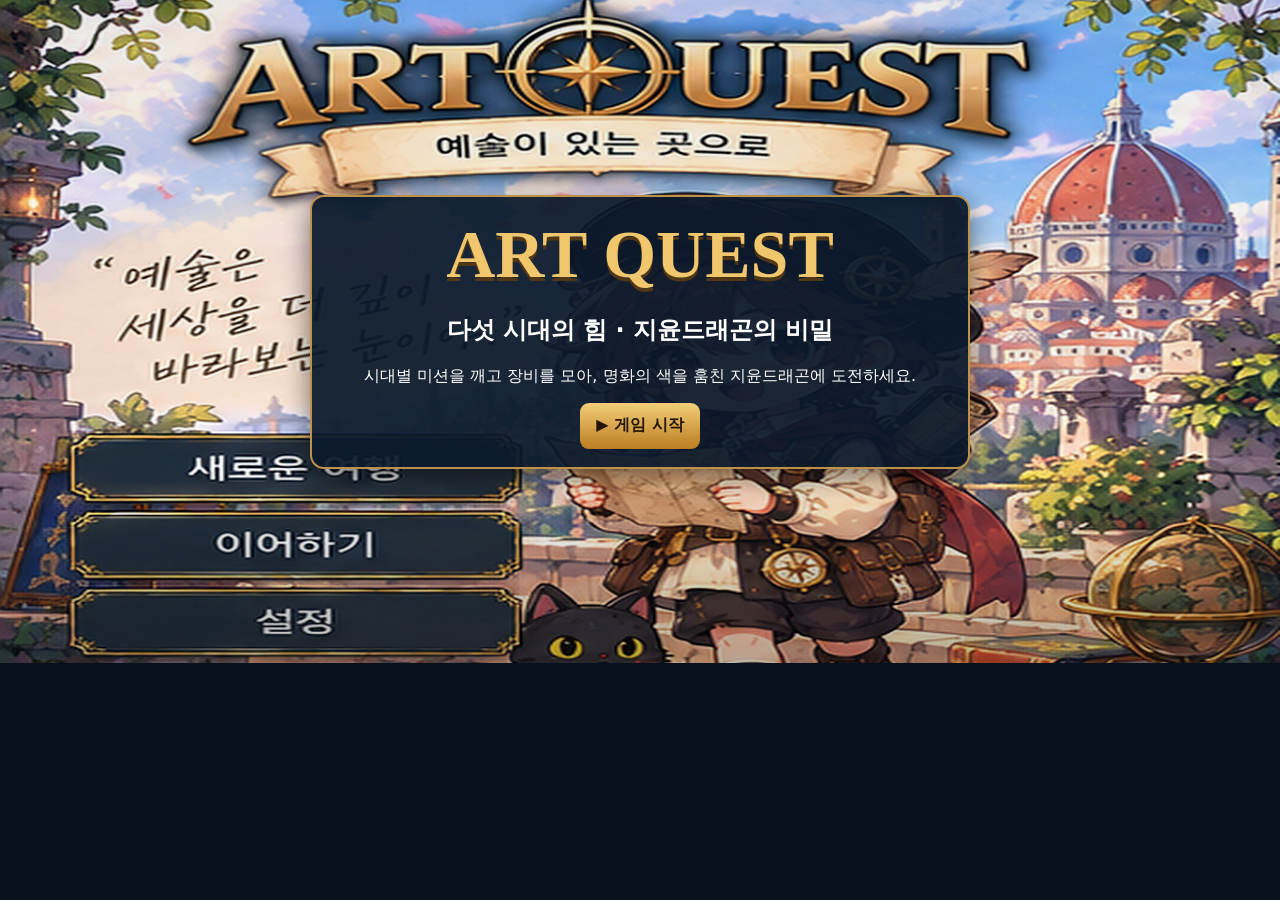
<file: index.html>
<!doctype html><html lang="ko"><head><meta charset="utf-8"><meta name="viewport" content="width=device-width,initial-scale=1">
<title>ART QUEST — Polished Chromebook RPG</title><style>
*{box-sizing:border-box}html,body{margin:0;background:#07111d;color:#fff;font-family:system-ui,"Noto Sans KR",sans-serif}body{min-width:900px}
#app{width:min(1366px,100%);margin:auto}.screen{display:none}.screen.on{display:block}.top{height:60px;background:#09172a;border-bottom:2px solid #d3a653;display:flex;align-items:center;justify-content:space-between;padding:0 18px}.logo{font:900 27px Georgia;color:#f1c76e}.hud{display:flex;gap:13px;align-items:center;font-weight:800}.xpbar{width:135px;height:11px;background:#29374a;border-radius:10px;overflow:hidden}.xpbar i{display:block;height:100%;background:#efbd50}
.game{position:relative;width:100%;aspect-ratio:1366/708;overflow:hidden;background:#19324a}.bg{position:absolute;inset:0;width:100%;height:100%;object-fit:cover}.shade{position:absolute;inset:0;background:linear-gradient(#0001,#0000 70%,#0004);pointer-events:none}
.player{position:absolute;width:112px;height:144px;object-fit:contain;z-index:12;transform:translate(-50%,-78%);filter:drop-shadow(0 5px 3px #0008)}.npc{position:absolute;width:126px;height:164px;object-fit:contain;z-index:9;transform:translate(-50%,-78%);filter:drop-shadow(0 5px 3px #0008)}
.obj{position:absolute;object-fit:contain;z-index:8;transform:translate(-50%,-65%);filter:drop-shadow(0 5px 3px #0007)}.quest{position:absolute;z-index:10;width:46px;transform:translate(-50%,-50%);animation:bob .8s infinite alternate}@keyframes bob{to{margin-top:-8px}}
.tag{position:absolute;z-index:11;background:#f2d9a1;color:#2d1d0c;border:2px solid #76501d;border-radius:7px;padding:4px 9px;font-weight:900;transform:translate(-50%,-50%);white-space:nowrap}.prompt{position:absolute;z-index:25;bottom:16px;left:50%;transform:translateX(-50%);background:#071527ef;border:2px solid #e1b657;border-radius:10px;padding:10px 18px;font-weight:900;display:none}
.controls{height:58px;background:#081525;padding:9px 18px;display:flex;align-items:center;justify-content:space-between;color:#cad5e4}.controls button{min-height:36px;padding:5px 11px}button,input{font:inherit}button{cursor:pointer;min-height:46px;border:1px solid #667995;border-radius:9px;background:#142943;color:#fff;padding:10px 16px;font-weight:800}button:hover,button:focus{outline:3px solid #ffda74}.gold{background:linear-gradient(#f2ce79,#bb7c20);color:#241600;border:0}
.panel{background:#0a192bee;border:2px solid #bd9147;border-radius:14px;padding:18px;box-shadow:0 8px 28px #0008}.center{position:absolute;z-index:30;left:50%;top:50%;transform:translate(-50%,-50%);width:660px;text-align:center}.title{font:900 68px Georgia;color:#f1c76e;text-shadow:0 4px #513715}.pickrow{display:flex;justify-content:center;gap:25px}.pick{width:230px;height:300px}.pick img{height:255px;max-width:100%;object-fit:contain}.pick.sel{outline:5px solid #ffda70}input{width:350px;padding:12px;font-size:18px;border-radius:9px;background:#081425;color:white;border:2px solid #667995}
.dialog{position:absolute;z-index:35;left:4%;right:4%;bottom:3%;min-height:155px;background:#f1dfb8;color:#281d0e;border:4px solid #78521d;border-radius:13px;padding:18px 180px 18px 24px;font-size:19px;line-height:1.55}.dialog b{color:#704812}.dialog button{position:absolute;right:20px;bottom:20px}.mission{position:absolute;z-index:40;left:50%;top:50%;transform:translate(-50%,-50%);width:780px;max-height:92%;overflow:auto}.opts{display:grid;grid-template-columns:1fr 1fr;gap:10px;margin:12px 0}.opts button{background:#fff8e8;color:#271c0d;border-color:#8a6734}.opts .sel{background:#dfbd65}.toast{position:absolute;z-index:60;left:50%;top:14px;transform:translateX(-50%);background:#071525ee;border:2px solid #e2b757;border-radius:10px;padding:12px 18px;font-weight:900}.reward{text-align:center}.reward img{height:190px}.spark{animation:pop .6s}@keyframes pop{0%{transform:scale(.4);opacity:0}80%{transform:scale(1.2)}}.puzzle{display:grid;grid-template-columns:repeat(3,125px);grid-template-rows:repeat(3,150px);gap:3px;justify-content:center}.tile{padding:0;min-height:0;background-image:url("assets/mona.webp");background-size:300% 300%;border:2px solid #b59052}.tile.good{outline:3px solid #70d57a}.mapNode{position:absolute;z-index:7;transform:translate(-50%,-50%);min-width:155px;text-align:center;
background:linear-gradient(#f7e6b8,#d7aa59);color:#291b0b;border:3px solid #74501f;border-radius:12px;
padding:10px 13px;font-weight:950;box-shadow:0 7px 14px #0008,inset 0 0 0 2px #fff4c777;text-shadow:0 1px #fff6}
.mapNode::before{content:"✦";margin-right:6px;color:#8b5419}.mapNode.locked::before{content:"🔒";margin-right:5px}.locked{filter:grayscale(1);opacity:.55}
#title::before{content:"";position:absolute;inset:0;background:url("assets/opening_title.jpg") center/cover no-repeat;z-index:0}
#title>*{position:relative;z-index:1}
</style><style>
#title{background:#142033;overflow:hidden}
#title::before{content:"";position:absolute;inset:0;background:url("assets/opening_title.jpg") center/cover no-repeat;z-index:0}
#title>*{position:relative;z-index:1}
#title .card{background:rgba(10,22,35,.76);backdrop-filter:blur(2px);max-width:460px}
.player{width:116px!important;height:148px!important;object-fit:contain!important}
.chooseCard img{height:285px!important;max-width:260px;object-fit:contain}
</style>
<style>
#title{position:relative;background:#172131!important;overflow:hidden}
#title::before{content:"";position:absolute;inset:0;background:
linear-gradient(90deg,rgba(8,18,28,.05),rgba(8,18,28,.38)),
url("assets/main_title.jpg") center/cover no-repeat!important;z-index:0}
#title>*{position:relative;z-index:2}
#title .card{background:rgba(9,20,32,.82)!important;backdrop-filter:blur(2px);border:2px solid #c89b47}
#choose .chooseCard{max-width:500px}
#nick{font-size:20px!important;padding:13px!important;text-align:center}
#go{font-size:20px!important;padding:13px 22px!important;cursor:pointer}
</style>
<style id="large-character-patch">
.player{width:174px!important;height:222px!important;object-fit:contain!important;
transform:translate(-50%,-82%)!important;transform-origin:center bottom!important;
filter:drop-shadow(0 8px 7px rgba(0,0,0,.35))}
.npc{width:189px!important;height:246px!important;object-fit:contain!important;
transform:translate(-50%,-86%)!important;transform-origin:center bottom!important;
filter:drop-shadow(0 8px 7px rgba(0,0,0,.32))}
</style><style>#hero.player{width:var(--hero-width,240px)!important;height:var(--hero-height,240px)!important;transform:translate(var(--hero-x,-120px),var(--hero-y,-210px))!important;pointer-events:none}</style><link rel="stylesheet" href="upgrade.css"></head><body><div id="app">
<section id="title" class="screen on"><div class="game"><img class="bg" src="assets/main_title.jpg"><div class="shade"></div><div class="center panel"><div class="title">ART QUEST</div><h2>다섯 시대의 힘 · 지윤드래곤의 비밀</h2><p>시대별 미션을 깨고 장비를 모아, 명화의 색을 훔친 지윤드래곤에 도전하세요.</p><button id="start" class="gold">▶ 게임 시작</button></div></div></section>
<section id="choose" class="screen">
      <div class="card chooseCard">
        <h2>ART HUNTER 등록</h2>
        <p>서양미술사의 시간 여행을 떠날 탐험가입니다.</p>
        <img src="assets/hero_down.png" alt="ART HUNTER 탐험가" style="height:270px;object-fit:contain;filter:drop-shadow(0 10px 12px #0007)">
        <input id="nick" maxlength="10" placeholder="탐험가 닉네임">
        <button id="go">탐험 시작</button>
      </div>
    </section>
<section id="play" class="screen"><div class="top"><div class="logo">ART QUEST</div><div class="hud"><span id="pn"></span><span id="hp">❤️❤️❤️</span><span>LV.<b id="lv">1</b></span><div class="xpbar"><i id="bar"></i></div><span><b id="xp">0</b>/100</span><span>🎒 <b id="bag">0</b>/5</span><button id="musicBtn" style="min-height:32px;padding:4px 9px">🎵 BGM</button></div></div><div id="game" class="game"><img id="bg" class="bg"><div class="shade"></div><div id="layer"></div><div id="heroActor" class="actor" aria-label="탐험가"></div><div id="prompt" class="prompt">SPACE · 상호작용</div></div><div id="equipmentBar" class="equipment-bar" aria-label="획득 장비"></div><div class="controls"><button id="guideAction" class="gold">지역 입장</button><span>WASD / 방향키를 누르고 있으면 연속 이동 · SPACE 대화/입장</span><div><button data-k="ArrowLeft">←</button><button data-k="ArrowUp">↑</button><button data-k="ArrowDown">↓</button><button data-k="ArrowRight">→</button><button data-k=" ">SPACE</button></div></div></section>
<section id="end" class="screen"><div class="game"><img class="bg" src="assets/bg_modern.jpg"><div class="center panel reward"><h1>🏆 지윤드래곤 격파!</h1><div class="title" style="font-size:48px">CLEAR!</div><img class="endHero" src="assets/battle_hero_victory.png" alt="모든 장비를 착용한 탐험가"><p id="final"></p><button id="restart" class="gold">처음부터</button></div></div></section></div>
<script src="sprite-metrics.js"></script><script src="game.js"></script>
</body></html>
</file>
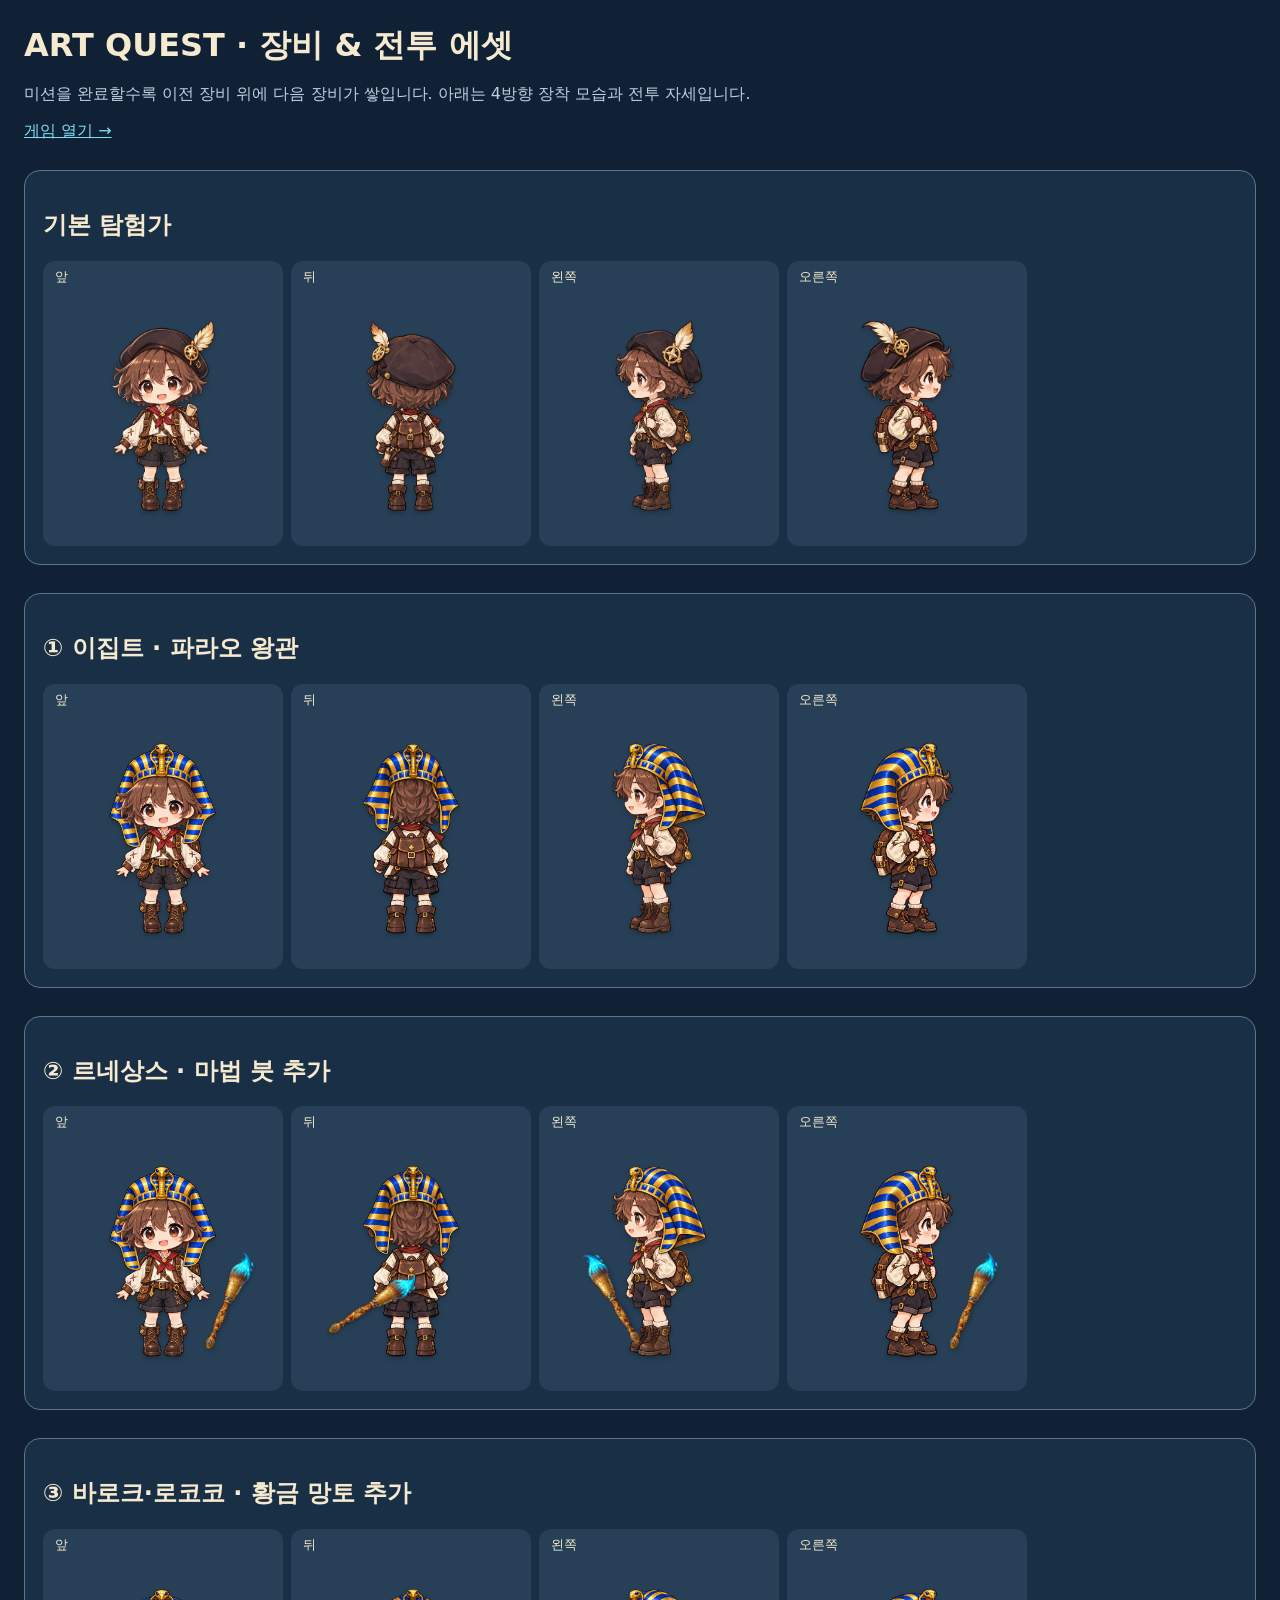
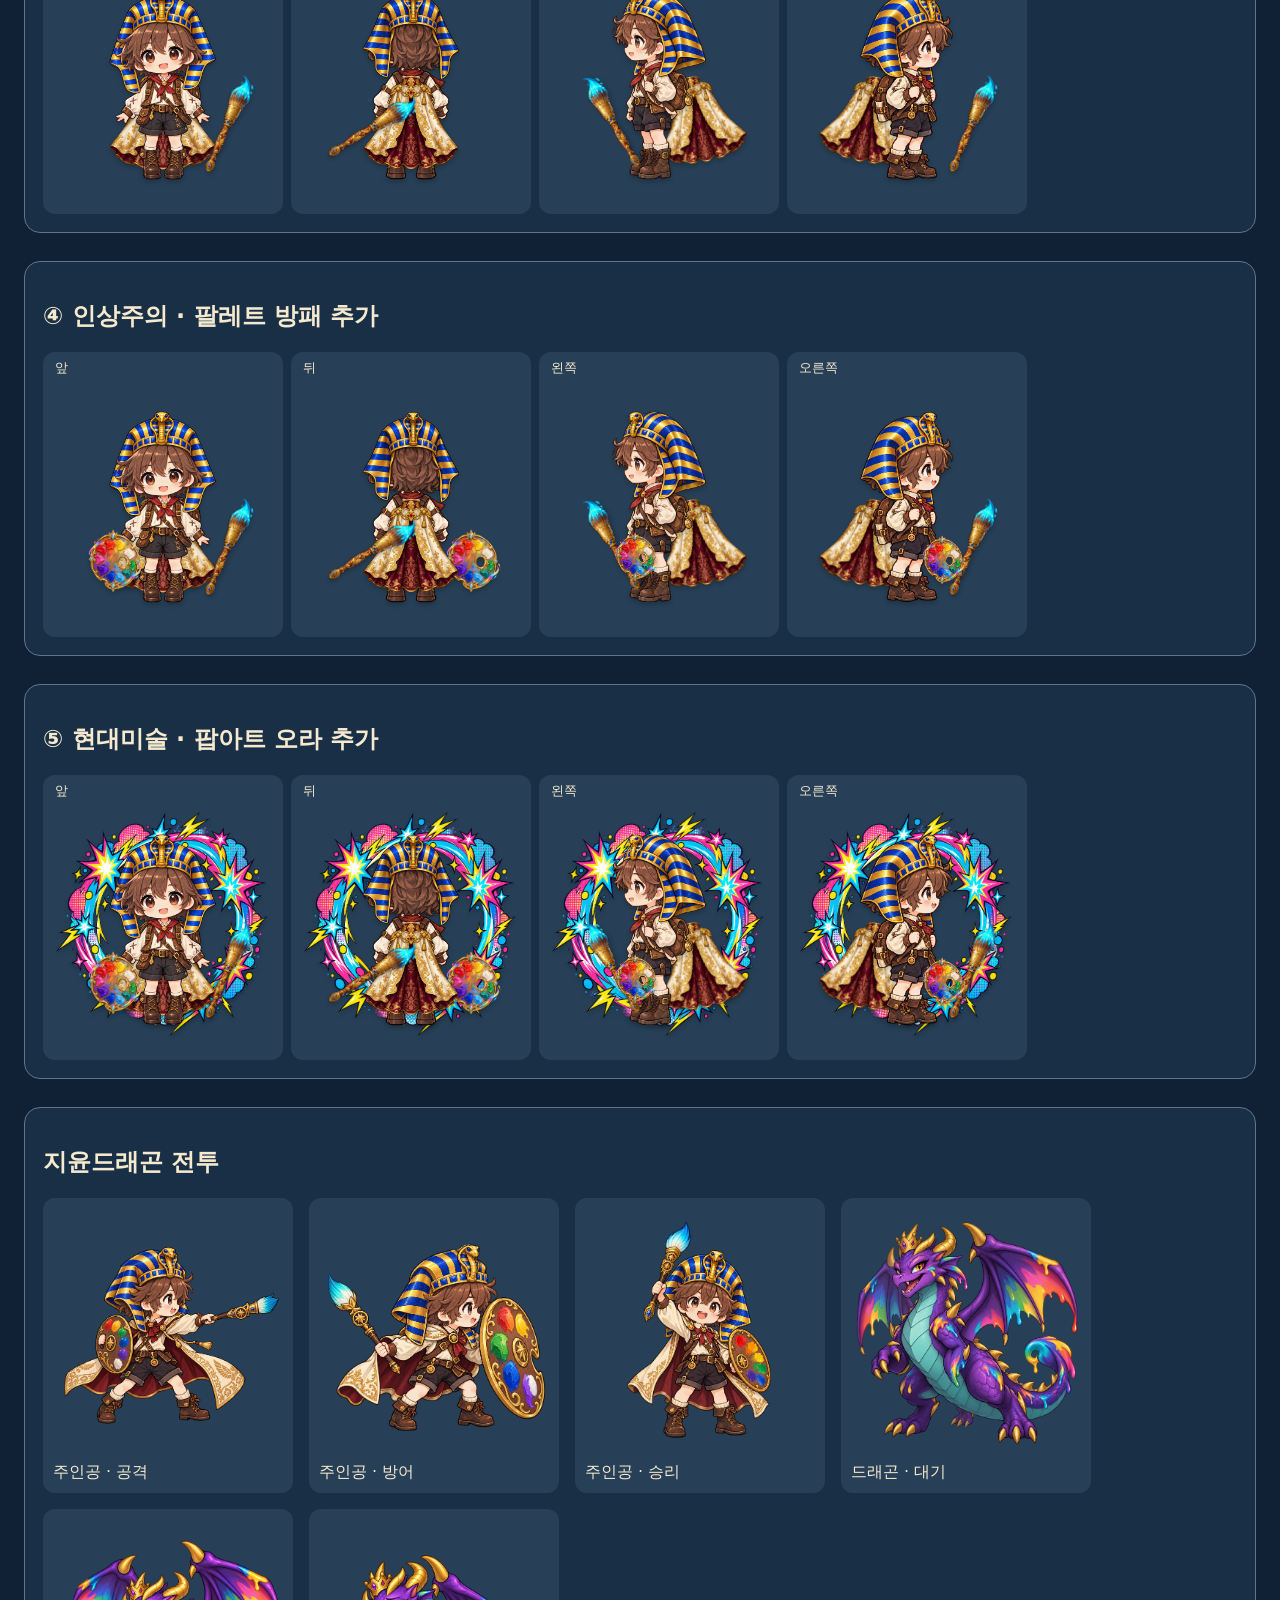
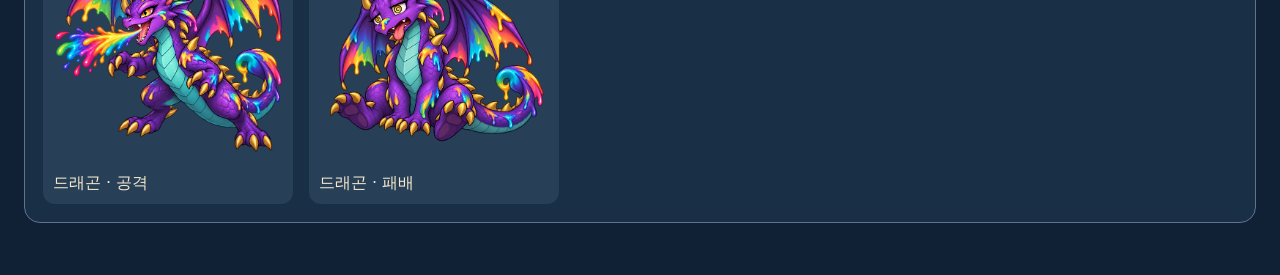
<file: asset-gallery.html>
<!doctype html><html lang="ko"><meta charset="utf-8"><meta name="viewport" content="width=device-width, initial-scale=1"><title>ART QUEST · 장비와 전투 에셋</title><link rel="stylesheet" href="upgrade.css"><style>body{margin:0;padding:24px;background:#102136;color:#f5e9cf;font-family:system-ui,sans-serif}h1{margin:0 0 10px}p{color:#bdd0df}section{margin:28px 0;padding:18px;border:1px solid #60758c;border-radius:16px;background:#192f45}.views{display:flex;flex-wrap:wrap;gap:8px}.sample{width:240px;height:285px;position:relative;background:#274057;border-radius:12px}.sample .actor{top:25px;left:0}.sample small{position:absolute;top:7px;left:12px}.battle-samples{display:flex;flex-wrap:wrap;gap:16px}.battle-samples figure{width:230px;margin:0;background:#274057;border-radius:12px;padding:10px}.battle-samples img{width:230px;height:250px;object-fit:contain}a{color:#80def1}</style><h1>ART QUEST · 장비 & 전투 에셋</h1><p>미션을 완료할수록 이전 장비 위에 다음 장비가 쌓입니다. 아래는 4방향 장착 모습과 전투 자세입니다.</p><a href="index.html">게임 열기 →</a><div id="gallery"></div><section><h2>지윤드래곤 전투</h2><div id="battleGallery" class="battle-samples"></div></section><script src="sprite-metrics.js"></script><script>function renderActor(el,facing='down',count=0){
 const key=facing+':'+count;
 if(el.dataset.rendered===key)return;
 el.dataset.rendered=key;el.dataset.direction=facing;el.dataset.equipment=count;
 const sprite=(count>0?'crown_':'hero_')+facing,m=SPRITE_METRICS[sprite];
 el.innerHTML=`${count>=5?'<img class="equip aura" src="assets/gear_aura.png" alt="팝아트 오라">':''}${count>=3?'<img class="equip cape" src="assets/gear_cape.png" alt="황금 망토">':''}<img class="bodySprite" src="assets/${sprite}.png" alt="${count?'파라오 왕관을 쓴 ':''}탐험가" style="left:${m.x}px;top:${m.y}px;width:${m.w}px;height:${m.h}px">${count>=2?'<img class="equip brush" src="assets/gear_brush.png" alt="마법 붓">':''}${count>=4?'<img class="equip shield" src="assets/gear_shield.png" alt="팔레트 방패">':''}`;
}

const stages=['기본 탐험가','① 이집트 · 파라오 왕관','② 르네상스 · 마법 붓 추가','③ 바로크·로코코 · 황금 망토 추가','④ 인상주의 · 팔레트 방패 추가','⑤ 현대미술 · 팝아트 오라 추가'];
stages.forEach((label,count)=>{const section=document.createElement('section');section.innerHTML='<h2>'+label+'</h2><div class="views"></div>';for(const [dir,name] of [['down','앞'],['up','뒤'],['left','왼쪽'],['right','오른쪽']]){const s=document.createElement('div');s.className='sample';s.innerHTML='<small>'+name+'</small><div class="actor"></div>';renderActor(s.querySelector('.actor'),dir,count);section.querySelector('.views').appendChild(s)}document.querySelector('#gallery').appendChild(section)});
for(const [file,label] of [['battle_hero_attack','주인공 · 공격'],['battle_hero_guard','주인공 · 방어'],['battle_hero_victory','주인공 · 승리'],['dragon_idle','드래곤 · 대기'],['dragon_attack','드래곤 · 공격'],['dragon_defeat','드래곤 · 패배']]){document.querySelector('#battleGallery').innerHTML+='<figure><img src="assets/'+file+'.png" alt="'+label+'"><figcaption>'+label+'</figcaption></figure>'}
</script></html>
</file>
<file: upgrade.css>
/* ART QUEST · Equipment & Jiyoon Dragon */
button:disabled{cursor:default;opacity:.65}button[hidden]{display:none!important}
#choose{min-height:600px;padding:35px;background:radial-gradient(ellipse at top,#24374c,#081322)}
.chooseCard{margin:auto;text-align:center;padding:25px;border-radius:18px;display:flex;align-items:center;flex-direction:column;gap:12px}.chooseCard h2,.chooseCard p{margin:0}
.controls{height:auto;min-height:64px;gap:12px;flex-wrap:wrap}.controls span{font-size:13px}.controls>div{display:flex;gap:5px}
.equipment-bar{display:flex;gap:8px;padding:8px 15px;background:#0c1c2c;border-top:1px solid #806c41;justify-content:center}
.equipment-slot{display:flex;gap:5px;align-items:center;padding:3px 10px;border-radius:9px;color:#8190a1;border:1px solid #324250;font-size:13px;flex:1;max-width:240px}
.equipment-slot img{width:30px;height:34px;object-fit:contain;filter:grayscale(1);opacity:.4}.equipment-slot.owned{color:#ffe3a1;border-color:#9c7e42;background:#29271e}.equipment-slot.owned img{filter:none;opacity:1}
.actor{position:absolute;width:240px;height:250px;pointer-events:none;z-index:12;isolation:isolate}
.actor img{position:absolute;object-fit:contain;max-width:none;filter:drop-shadow(0 3px 2px #0003)}
.actor .bodySprite{z-index:4}.actor .aura{left:2px;top:0;width:236px;height:248px;z-index:1;animation:auraPulse 1.8s ease-in-out infinite alternate}
.actor .cape{left:52px;top:108px;width:136px;height:112px;z-index:2}
.actor .brush{left:137px;top:128px;width:86px;height:88px;z-index:7;transform:rotate(-17deg)}
.actor .shield{left:38px;top:147px;width:64px;height:73px;z-index:8}
.actor[data-direction="up"] .cape{left:60px;top:119px;width:120px;height:100px;z-index:6}
.actor[data-direction="up"] .brush{left:34px;transform:rotate(18deg)}.actor[data-direction="up"] .shield{left:148px;z-index:3}
.actor[data-direction="left"] .cape{left:113px;top:112px;width:93px;height:106px;transform:rotate(-12deg)}
.actor[data-direction="left"] .brush{left:29px;transform:rotate(-70deg)}.actor[data-direction="left"] .shield{left:71px;top:143px;width:50px}
.actor[data-direction="right"] .cape{left:34px;top:112px;width:93px;height:106px;transform:rotate(12deg)}
.actor[data-direction="right"] .shield{left:130px;top:146px;width:50px}
@keyframes auraPulse{to{opacity:.7;filter:drop-shadow(0 0 6px #61d9ff)}}
.reward-layout{display:flex;gap:20px;align-items:center;text-align:left}.reward-preview{position:relative;flex:0 0 260px;height:270px;background:radial-gradient(ellipse at center,#53657555,transparent 70%)}.reward-preview .actor{left:10px;top:10px}.reward-copy{flex:1}.reward-copy h2{color:#ffda80}.reward-copy small{color:#90dce7}.reward-copy p{line-height:1.6}.reward-copy .gear-icon{width:76px;height:76px;object-fit:contain;float:right;margin-left:10px}.reward-copy button{margin:5px 5px 0 0}
.boss-intro{display:flex;align-items:center;gap:20px;width:840px}.boss-intro>div{flex:1}.boss-intro>img{width:330px;height:330px;object-fit:contain}.boss-intro h2{font-size:30px;color:#f1c76e}.boss-intro p{line-height:1.8}.boss-intro button{margin-right:8px}
.battle{position:absolute;inset:0;z-index:50;display:flex;flex-direction:column;background:#0a1425;overflow:auto}
.battle-top{padding:10px 22px;display:flex;align-items:center;gap:25px;background:#101e34;border-bottom:1px solid #715c9a;flex-shrink:0}.battle-top strong{display:block;font-size:23px}.battle-top small{color:#c0a2fa;font-size:10px;letter-spacing:2px}.battle-top>button{margin-left:auto;font-size:13px;min-height:32px;padding:6px 10px}.boss-health{width:35%;max-width:400px}.boss-health span{font-size:12px}.health-track{height:12px;background:#2e1e3e;border-radius:10px;overflow:hidden}.health-track i{display:block;height:100%;width:100%;background:linear-gradient(90deg,#9b59db,#f276a6);transition:width .4s}
.arena{position:relative;min-height:175px;flex:1;background:radial-gradient(ellipse at 30% 100%,#20688966,transparent 50%),radial-gradient(ellipse at 80% 0,#632d7666,transparent 60%),linear-gradient(#15223b,#1c1c36);overflow:hidden;border-bottom:1px solid #647d9a}
.arena:after{content:'';position:absolute;left:5%;right:5%;bottom:0;height:20px;border-radius:50%;background:#4c4a7066;filter:blur(7px)}
#battleHero,#battleDragon,.battle-aura{position:absolute;object-fit:contain;z-index:2;bottom:9px;height:88%;max-height:310px;width:36%}
#battleHero{left:8%}#battleDragon{right:4%;width:42%;height:96%;max-height:340px}.battle-aura{left:8%;z-index:1;opacity:.7}
.battle-name{position:absolute;z-index:4;top:8px;background:#071226c9;border-radius:7px;padding:6px 11px;font-size:12px}.hero-name{left:15%}.hero-name span{display:block}.dragon-name{right:13%;color:#e8c3ff}#shieldStatus{position:absolute;bottom:5px;left:14%;z-index:5;font-size:11px;background:#172b3fdd;padding:4px 8px;border-radius:8px}
.battle-question{padding:12px 24px 14px;background:#0b182a;flex-shrink:0}.battle-question>small{color:#9ddceb}.battle-question h3{margin:5px 0;font-size:18px}.battle-question .opts{margin:8px 0;gap:7px}.battle-question .opts button{font-size:15px;min-height:40px;padding:8px 12px;text-align:left}.battle-question p{font-size:13px;line-height:1.5;min-height:20px;margin:6px 0;color:#cddbea}.battle-question>button{min-height:36px;padding:7px 16px}
#magicBolt{position:absolute;z-index:6;top:48%;width:70px;height:20px;border-radius:50%;opacity:0;background:linear-gradient(90deg,transparent,#55e9ff,#ffcf48,#fff);box-shadow:0 0 25px #37d7f9}#damage{position:absolute;z-index:7;font-weight:950;font-size:28px;opacity:0;text-shadow:0 2px 3px #000;color:#fff6b8}
.cast #magicBolt{animation:bolt .7s ease-in both}.cast #battleHero{animation:heroLunge .7s}.cast #battleDragon{animation:hitFlash .7s}.cast #damage{right:18%;top:35%;animation:damageFloat 1s}
.breath #battleHero{animation:hitFlash .7s}.breath #magicBolt{background:linear-gradient(90deg,#fdc835,#eb469a,#a75ce0);animation:breathBolt .7s ease-in both}.breath #damage{left:20%;top:35%;animation:damageFloat 1s}
.won{background:radial-gradient(ellipse at center,#527754,#162a40)}
@keyframes bolt{0%{left:30%;opacity:0}20%{opacity:1}100%{left:75%;opacity:0}}
@keyframes breathBolt{0%{left:65%;opacity:0}20%{opacity:1}100%{left:25%;opacity:0}}
@keyframes heroLunge{50%{transform:translateX(20px)}}@keyframes hitFlash{25%,75%{filter:brightness(1.6);transform:translateX(5px)}50%{transform:translateX(-5px)}}@keyframes damageFloat{15%{opacity:1}100%{opacity:0;transform:translateY(-35px)}}
#end .center{width:720px}#end .endHero{height:220px;width:260px;object-fit:contain}#end .title{font-size:34px!important}#end h1{margin:5px}
@media(max-width:1100px){.battle-top{padding:6px 15px}.battle-top strong{font-size:18px}.battle-question{padding:8px 16px}.battle-question h3{font-size:16px}.battle-question .opts button{min-height:34px;padding:5px 9px;font-size:13px}.arena{min-height:155px}.equipment-slot{font-size:11px;padding:3px 5px}.equipment-slot img{width:24px}.battle-name{font-size:10px}}
@media(prefers-reduced-motion:reduce){.actor .aura{animation:none}.cast #magicBolt,.breath #magicBolt{animation-duration:.01s}.cast #battleHero,.cast #battleDragon,.breath #battleHero{animation:none}}
</file>
